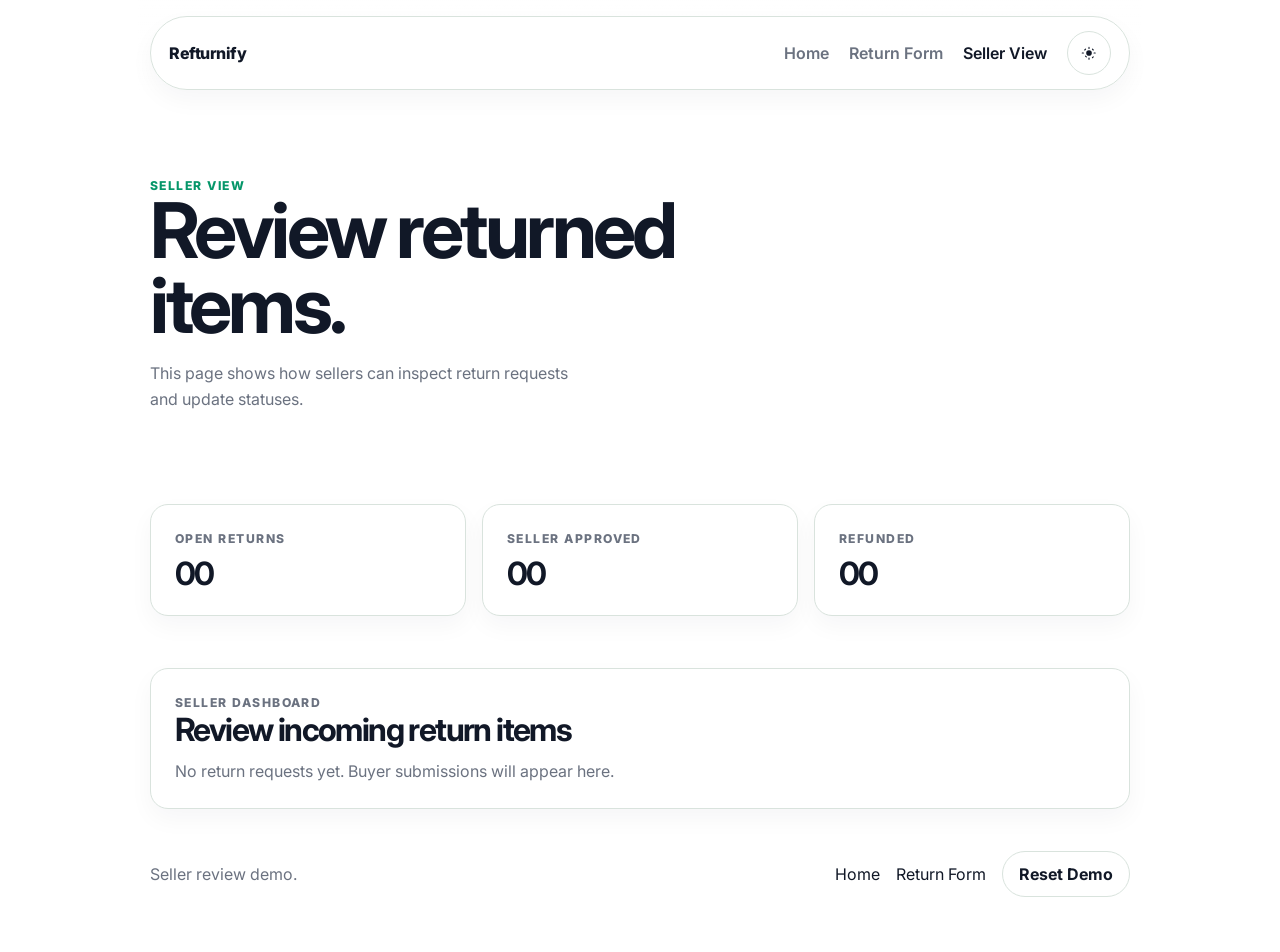
<file: account.html>
<!DOCTYPE html>
<html lang="en">
  <head>
    <meta charset="UTF-8" />
    <meta name="viewport" content="width=device-width, initial-scale=1.0" />
    <title>Seller View | Refturnify</title>
    <meta
      name="description"
      content="Minimal seller return review dashboard demo."
    />
    <link rel="preconnect" href="https://fonts.googleapis.com" />
    <link rel="preconnect" href="https://fonts.gstatic.com" crossorigin />
    <link
      href="https://fonts.googleapis.com/css2?family=Inter:wght@400;500;600;700;800&display=swap"
      rel="stylesheet"
    />
    <script>
      (() => {
        const storedTheme = localStorage.getItem("refturnify-theme");
        const resolvedTheme =
          storedTheme === "light" || storedTheme === "dark"
            ? storedTheme
            : window.matchMedia("(prefers-color-scheme: dark)").matches
              ? "dark"
              : "light";
        document.documentElement.setAttribute("data-theme", resolvedTheme);
      })();
    </script>
    <link rel="stylesheet" href="styles.css" />
  </head>
  <body data-page="account">
    <header class="site-shell site-header">
      <nav class="topbar" aria-label="Primary navigation">
        <a class="brand" href="index.html">Refturnify</a>
        <button class="menu-toggle" type="button" aria-expanded="false" aria-controls="site-nav">
          Menu
        </button>
        <div class="nav-links" id="site-nav">
          <a href="index.html">Home</a>
          <a href="returns.html">Return Form</a>
          <a href="account.html">Seller View</a>
          <button
            class="theme-toggle"
            id="theme-toggle"
            type="button"
            aria-label="Switch to dark mode"
            aria-pressed="false"
            title="Toggle dark mode"
          >
            <span class="theme-toggle-icon theme-toggle-sun" aria-hidden="true">
              <svg viewBox="0 0 24 24" focusable="false">
                <path d="M12 3.75a.75.75 0 0 1 .75.75v1.5a.75.75 0 0 1-1.5 0V4.5a.75.75 0 0 1 .75-.75Zm0 14.25a.75.75 0 0 1 .75.75v1.5a.75.75 0 0 1-1.5 0v-1.5A.75.75 0 0 1 12 18Zm8.25-6.75a.75.75 0 0 1 0 1.5h-1.5a.75.75 0 0 1 0-1.5h1.5ZM5.25 12a.75.75 0 0 1-.75.75H3a.75.75 0 0 1 0-1.5h1.5a.75.75 0 0 1 .75.75Zm10.834-5.584a.75.75 0 0 1 1.06 0l1.061 1.061a.75.75 0 1 1-1.06 1.06l-1.061-1.06a.75.75 0 0 1 0-1.061ZM6.856 15.644a.75.75 0 0 1 1.06 0l1.061 1.061a.75.75 0 0 1-1.06 1.06l-1.061-1.06a.75.75 0 0 1 0-1.061Zm11.349 1.06a.75.75 0 0 1 0 1.061l-1.06 1.06a.75.75 0 1 1-1.061-1.06l1.06-1.06a.75.75 0 0 1 1.061 0ZM7.917 6.416a.75.75 0 0 1 0 1.06L6.856 8.538a.75.75 0 1 1-1.06-1.06l1.06-1.062a.75.75 0 0 1 1.061 0ZM12 8.25A3.75 3.75 0 1 1 8.25 12 3.75 3.75 0 0 1 12 8.25Z" />
              </svg>
            </span>
            <span class="theme-toggle-icon theme-toggle-moon" aria-hidden="true">
              <svg viewBox="0 0 24 24" focusable="false">
                <path d="M21.752 15.002A9.718 9.718 0 0 1 18 15.75C12.615 15.75 8.25 11.385 8.25 6c0-1.312.259-2.563.728-3.706a.75.75 0 0 0-.966-.98A10.5 10.5 0 1 0 22.686 15.97a.75.75 0 0 0-.934-.968Z" />
              </svg>
            </span>
          </button>
        </div>
      </nav>
    </header>

    <main class="site-shell">
      <section class="inner-hero simple-hero">
        <div>
          <p class="eyebrow">Seller view</p>
          <h1>Review returned items.</h1>
          <p class="hero-text narrow">
            This page shows how sellers can inspect return requests and update statuses.
          </p>
        </div>
      </section>

      <section class="section-spacing">
        <div class="dashboard-grid seller-grid">
          <article class="simple-card stat-card">
            <p class="eyebrow">Open returns</p>
            <h2 id="open-returns-count">00</h2>
          </article>
          <article class="simple-card stat-card">
            <p class="eyebrow">Seller approved</p>
            <h2 id="approved-count">00</h2>
          </article>
          <article class="simple-card stat-card">
            <p class="eyebrow">Refunded</p>
            <h2 id="refunded-count">00</h2>
          </article>
        </div>
      </section>

      <section class="section-spacing">
        <article class="simple-card seller-table-card">
          <div class="panel-heading">
            <div>
              <p class="eyebrow">Seller dashboard</p>
              <h2>Review incoming return items</h2>
            </div>
          </div>
          <div class="request-stack" id="seller-requests"></div>
        </article>
      </section>
    </main>

    <footer class="site-shell footer">
      <p>Seller review demo.</p>
      <div class="footer-actions">
        <div class="footer-links">
          <a href="index.html">Home</a>
          <a href="returns.html">Return Form</a>
        </div>
        <button class="button button-secondary button-quiet" id="reset-demo" type="button">
          Reset Demo
        </button>
      </div>
    </footer>

    <script src="script.js"></script>
  </body>
</html>
</file>
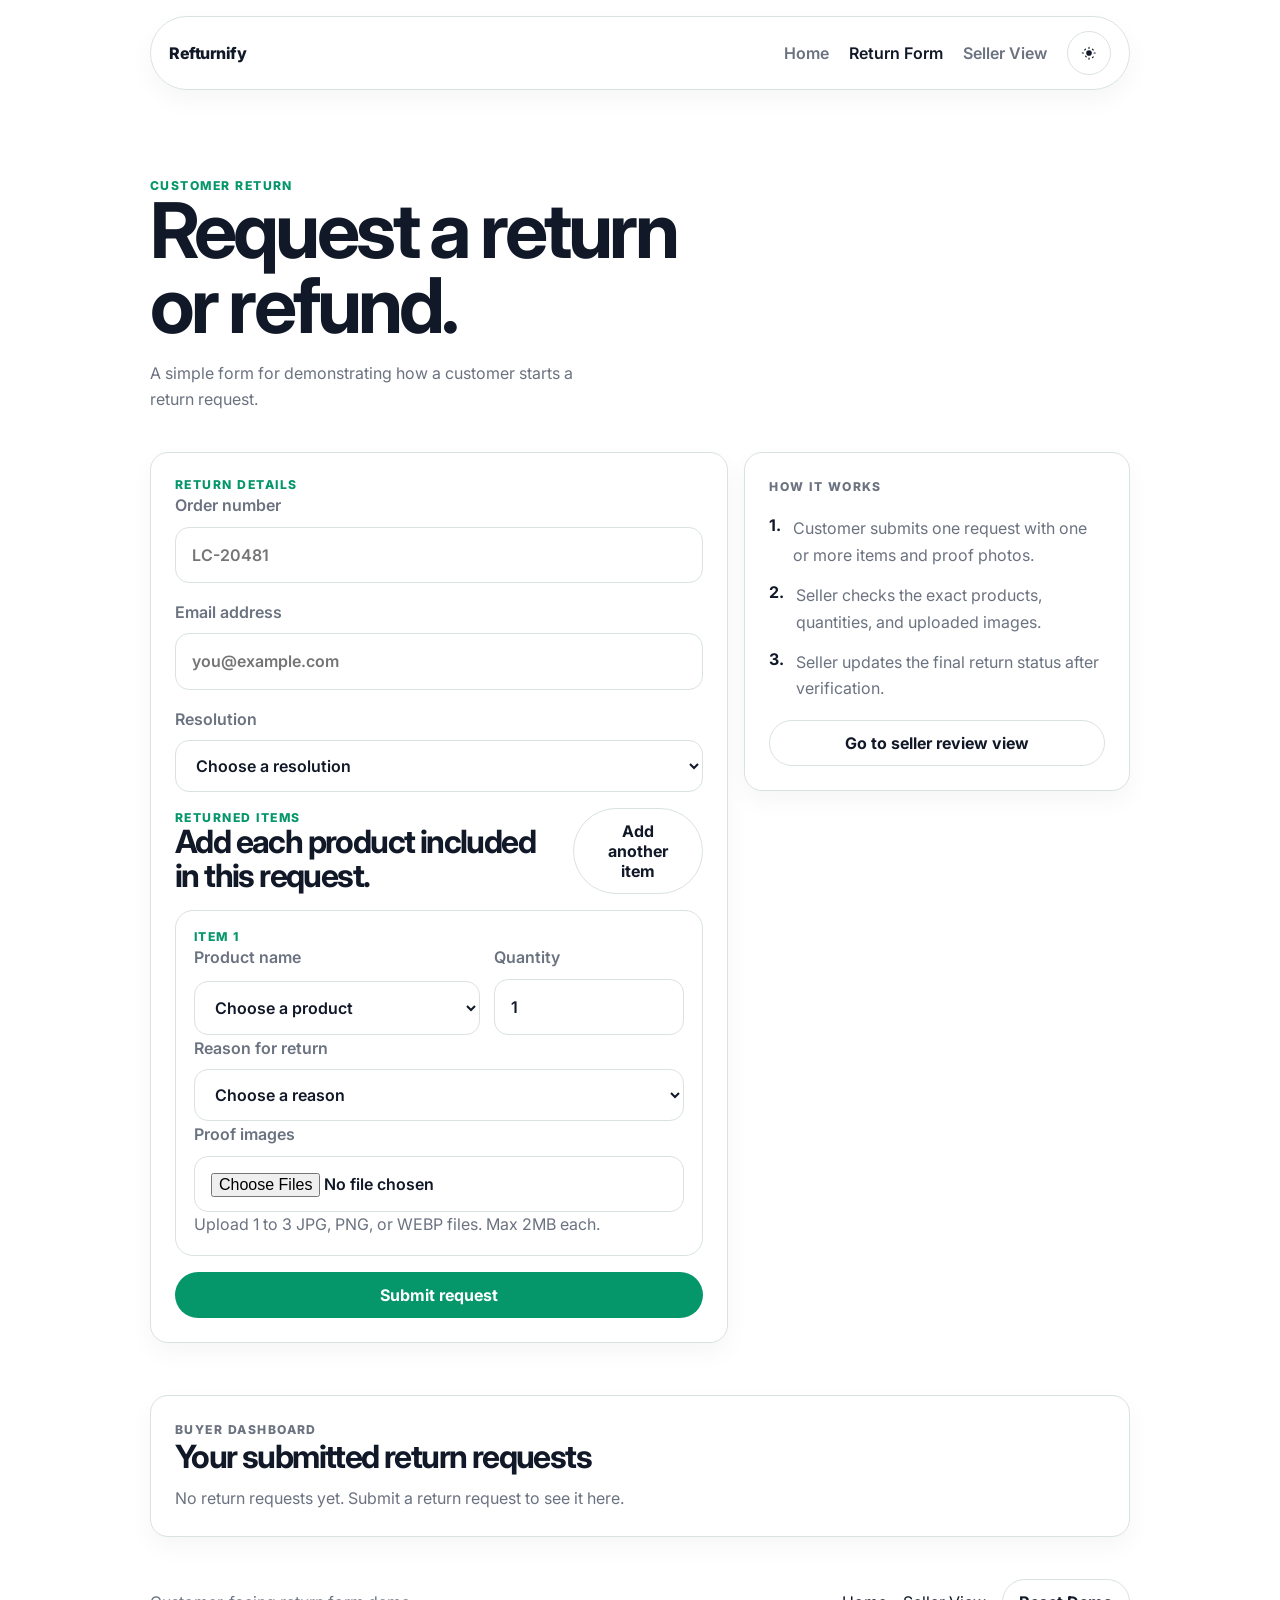
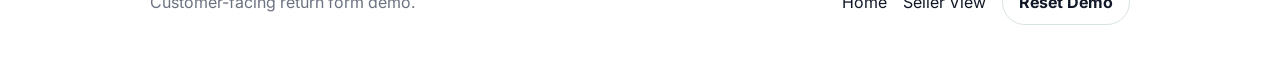
<file: returns.html>
<!DOCTYPE html>
<html lang="en">
  <head>
    <meta charset="UTF-8" />
    <meta name="viewport" content="width=device-width, initial-scale=1.0" />
    <title>Return Form | Refturnify</title>
    <meta
      name="description"
      content="Minimal customer-facing return and refund form demo."
    />
    <link rel="preconnect" href="https://fonts.googleapis.com" />
    <link rel="preconnect" href="https://fonts.gstatic.com" crossorigin />
    <link
      href="https://fonts.googleapis.com/css2?family=Inter:wght@400;500;600;700;800&display=swap"
      rel="stylesheet"
    />
    <script>
      (() => {
        const storedTheme = localStorage.getItem("refturnify-theme");
        const resolvedTheme =
          storedTheme === "light" || storedTheme === "dark"
            ? storedTheme
            : window.matchMedia("(prefers-color-scheme: dark)").matches
              ? "dark"
              : "light";
        document.documentElement.setAttribute("data-theme", resolvedTheme);
      })();
    </script>
    <link rel="stylesheet" href="styles.css" />
  </head>
  <body data-page="returns">
    <header class="site-shell site-header">
      <nav class="topbar" aria-label="Primary navigation">
        <a class="brand" href="index.html">Refturnify</a>
        <button class="menu-toggle" type="button" aria-expanded="false" aria-controls="site-nav">
          Menu
        </button>
        <div class="nav-links" id="site-nav">
          <a href="index.html">Home</a>
          <a href="returns.html">Return Form</a>
          <a href="account.html">Seller View</a>
          <button
            class="theme-toggle"
            id="theme-toggle"
            type="button"
            aria-label="Switch to dark mode"
            aria-pressed="false"
            title="Toggle dark mode"
          >
            <span class="theme-toggle-icon theme-toggle-sun" aria-hidden="true">
              <svg viewBox="0 0 24 24" focusable="false">
                <path d="M12 3.75a.75.75 0 0 1 .75.75v1.5a.75.75 0 0 1-1.5 0V4.5a.75.75 0 0 1 .75-.75Zm0 14.25a.75.75 0 0 1 .75.75v1.5a.75.75 0 0 1-1.5 0v-1.5A.75.75 0 0 1 12 18Zm8.25-6.75a.75.75 0 0 1 0 1.5h-1.5a.75.75 0 0 1 0-1.5h1.5ZM5.25 12a.75.75 0 0 1-.75.75H3a.75.75 0 0 1 0-1.5h1.5a.75.75 0 0 1 .75.75Zm10.834-5.584a.75.75 0 0 1 1.06 0l1.061 1.061a.75.75 0 1 1-1.06 1.06l-1.061-1.06a.75.75 0 0 1 0-1.061ZM6.856 15.644a.75.75 0 0 1 1.06 0l1.061 1.061a.75.75 0 0 1-1.06 1.06l-1.061-1.06a.75.75 0 0 1 0-1.061Zm11.349 1.06a.75.75 0 0 1 0 1.061l-1.06 1.06a.75.75 0 1 1-1.061-1.06l1.06-1.06a.75.75 0 0 1 1.061 0ZM7.917 6.416a.75.75 0 0 1 0 1.06L6.856 8.538a.75.75 0 1 1-1.06-1.06l1.06-1.062a.75.75 0 0 1 1.061 0ZM12 8.25A3.75 3.75 0 1 1 8.25 12 3.75 3.75 0 0 1 12 8.25Z" />
              </svg>
            </span>
            <span class="theme-toggle-icon theme-toggle-moon" aria-hidden="true">
              <svg viewBox="0 0 24 24" focusable="false">
                <path d="M21.752 15.002A9.718 9.718 0 0 1 18 15.75C12.615 15.75 8.25 11.385 8.25 6c0-1.312.259-2.563.728-3.706a.75.75 0 0 0-.966-.98A10.5 10.5 0 1 0 22.686 15.97a.75.75 0 0 0-.934-.968Z" />
              </svg>
            </span>
          </button>
        </div>
      </nav>
    </header>

    <main class="site-shell">
      <section class="inner-hero simple-hero">
        <div>
          <p class="eyebrow">Customer return</p>
          <h1>Request a return or refund.</h1>
          <p class="hero-text narrow">
            A simple form for demonstrating how a customer starts a return request.
          </p>
        </div>
      </section>

      <section class="return-layout simple-layout">
        <article class="form-card" id="return-form">
          <p class="eyebrow">Return details</p>
          <div class="notice-banner" id="form-message" hidden>
            Return request submitted. The selected items and proof images are now visible in the seller dashboard.
          </div>
          <form class="return-form" id="return-request-form" novalidate>
            <label>
              Order number
              <input id="order-number" name="orderNumber" type="text" placeholder="LC-20481" required />
            </label>
            <label>
              Email address
              <input id="email-address" name="email" type="email" placeholder="you@example.com" required />
            </label>
            <label>
              Resolution
              <select id="resolution-type" name="resolution" required>
                <option value="">Choose a resolution</option>
                <option>Refund</option>
                <option>Exchange</option>
                <option>Store credit</option>
              </select>
            </label>
            <div class="line-items-block">
              <div class="line-items-heading">
                <div>
                  <p class="eyebrow">Returned items</p>
                  <h2>Add each product included in this request.</h2>
                </div>
                <button class="button button-secondary" id="add-return-item" type="button">
                  Add another item
                </button>
              </div>
              <div class="line-items-list" id="return-items"></div>
            </div>
            <button class="button button-primary" type="submit">Submit request</button>
          </form>
        </article>

        <article class="simple-card guide-card">
          <p class="eyebrow">How it works</p>
          <ol class="timeline simple-timeline">
            <li><strong>1.</strong><span>Customer submits one request with one or more items and proof photos.</span></li>
            <li><strong>2.</strong><span>Seller checks the exact products, quantities, and uploaded images.</span></li>
            <li><strong>3.</strong><span>Seller updates the final return status after verification.</span></li>
          </ol>
          <a class="button button-secondary full-width" href="account.html">Go to seller review view</a>
        </article>
      </section>

      <section class="section-spacing">
        <article class="simple-card request-history-card">
          <div class="panel-heading">
            <div>
              <p class="eyebrow">Buyer dashboard</p>
              <h2>Your submitted return requests</h2>
            </div>
          </div>
          <div class="request-stack" id="buyer-requests"></div>
        </article>
      </section>
    </main>

    <footer class="site-shell footer">
      <p>Customer-facing return form demo.</p>
      <div class="footer-actions">
        <div class="footer-links">
          <a href="index.html">Home</a>
          <a href="account.html">Seller View</a>
        </div>
        <button class="button button-secondary button-quiet" id="reset-demo" type="button">
          Reset Demo
        </button>
      </div>
    </footer>

    <script src="script.js"></script>
  </body>
</html>
</file>
<file: styles.css>
:root {
  color-scheme: light;
  --bg: #ffffff;
  --surface: #ffffff;
  --surface-soft: #f7faf8;
  --ink: #111827;
  --muted: #6b7280;
  --line: #d9e3dd;
  --primary: #059669;
  --primary-soft: #ecfdf5;
  --accent: #f97316;
  --shadow: 0 10px 24px rgba(17, 24, 39, 0.04);
  --header-shadow: 0 18px 40px rgba(17, 24, 39, 0.08);
  --radius: 18px;
  --site-width: min(980px, calc(100vw - 32px));
}

:root[data-theme="dark"] {
  color-scheme: dark;
  --bg: #0f172a;
  --surface: #111c31;
  --surface-soft: #16243d;
  --ink: #e5eefb;
  --muted: #94a3b8;
  --line: #25324c;
  --primary: #34d399;
  --primary-soft: rgba(52, 211, 153, 0.14);
  --accent: #fb923c;
  --shadow: 0 18px 40px rgba(2, 6, 23, 0.28);
  --header-shadow: 0 22px 52px rgba(2, 6, 23, 0.34);
}

* {
  box-sizing: border-box;
}

html {
  scroll-behavior: smooth;
}

body {
  margin: 0;
  font-family: "Inter", "Segoe UI", sans-serif;
  color: var(--ink);
  background: var(--bg);
  transition:
    background-color 0.2s ease,
    color 0.2s ease;
}

a {
  color: inherit;
  text-decoration: none;
}

button,
input,
select,
textarea {
  font: inherit;
}

.site-shell {
  width: var(--site-width);
  margin: 0 auto;
}

.site-header {
  position: sticky;
  top: 0;
  z-index: 40;
  padding-top: 16px;
}

.topbar {
  z-index: 20;
  padding: 14px 18px;
  display: flex;
  align-items: center;
  justify-content: space-between;
  gap: 16px;
  border: 1px solid var(--line);
  border-radius: 999px;
  background: rgba(255, 255, 255, 0.95);
  box-shadow: var(--shadow);
  backdrop-filter: blur(18px);
}

:root[data-theme="dark"] .topbar {
  background: rgba(17, 28, 49, 0.92);
}

.site-header::before {
  content: "";
  position: absolute;
  inset: 0 -12px auto;
  height: 92px;
  background: linear-gradient(to bottom, rgba(255, 255, 255, 0.95), rgba(255, 255, 255, 0));
  pointer-events: none;
}

:root[data-theme="dark"] .site-header::before {
  background: linear-gradient(to bottom, rgba(15, 23, 42, 0.96), rgba(15, 23, 42, 0));
}

.site-header .topbar {
  position: relative;
}

.site-header.is-stuck .topbar {
  box-shadow: var(--header-shadow);
}

.brand {
  font-size: 1rem;
  font-weight: 800;
  letter-spacing: -0.03em;
}

.nav-links {
  display: flex;
  align-items: center;
  gap: 20px;
}

.nav-links a {
  color: var(--muted);
  font-weight: 600;
}

.nav-links a[aria-current="page"],
.nav-links a:hover {
  color: var(--ink);
}

.menu-toggle {
  display: none;
  padding: 10px 14px;
  border: 1px solid var(--line);
  border-radius: 999px;
  background: var(--surface);
}

.theme-toggle {
  width: 44px;
  height: 44px;
  padding: 0;
  display: inline-grid;
  place-items: center;
  border: 1px solid var(--line);
  border-radius: 999px;
  background: var(--surface);
  color: var(--ink);
  cursor: pointer;
  transition:
    transform 0.2s ease,
    border-color 0.2s ease,
    background-color 0.2s ease,
    color 0.2s ease;
}

.theme-toggle:hover {
  transform: translateY(-1px);
}

.theme-toggle-icon {
  grid-area: 1 / 1;
  width: 18px;
  height: 18px;
  transition:
    opacity 0.2s ease,
    transform 0.2s ease;
}

.theme-toggle-icon svg {
  width: 100%;
  height: 100%;
  fill: currentColor;
}

.theme-toggle-moon {
  opacity: 0;
  transform: scale(0.7) rotate(-18deg);
}

:root[data-theme="dark"] .theme-toggle-sun {
  opacity: 0;
  transform: scale(0.7) rotate(18deg);
}

:root[data-theme="dark"] .theme-toggle-moon {
  opacity: 1;
  transform: scale(1) rotate(0deg);
}

.hero,
.inner-hero {
  padding: 88px 0 24px;
}

.minimal-hero,
.simple-hero {
  display: grid;
  gap: 18px;
}

.eyebrow {
  margin: 0;
  color: var(--primary);
  text-transform: uppercase;
  letter-spacing: 0.12em;
  font-size: 0.76rem;
  font-weight: 800;
}

h1,
h2 {
  margin: 0;
  letter-spacing: -0.05em;
}

h1 {
  max-width: 11ch;
  font-size: clamp(2.7rem, 7vw, 4.8rem);
  line-height: 0.98;
}

h2 {
  font-size: clamp(1.4rem, 4vw, 2rem);
  line-height: 1.04;
}

.hero-text,
.simple-card p,
.footer p,
.results-count,
.timeline span,
.table-row,
label {
  color: var(--muted);
  line-height: 1.65;
}

.narrow {
  max-width: 44ch;
}

.hero-actions {
  display: flex;
  gap: 12px;
  flex-wrap: wrap;
}

.button,
.chip {
  cursor: pointer;
}

.button {
  display: inline-flex;
  align-items: center;
  justify-content: center;
  padding: 12px 18px;
  border-radius: 999px;
  border: 1px solid transparent;
  font-weight: 700;
  transition:
    background-color 0.2s ease,
    border-color 0.2s ease,
    color 0.2s ease,
    transform 0.2s ease;
}

.button:disabled,
.line-item-remove:disabled,
.status-select:disabled {
  cursor: wait;
  opacity: 0.72;
}

.button:hover,
.chip:hover,
.simple-card:hover,
.product-card:hover {
  transform: translateY(-1px);
}

.button-primary {
  color: white;
  background: var(--primary);
}

.button-secondary {
  color: var(--ink);
  background: var(--surface);
  border-color: var(--line);
}

.button-quiet {
  padding-inline: 16px;
}

.button-disabled {
  color: #94a3b8;
  background: #f8fafc;
  border-color: #dbe4ea;
  cursor: not-allowed;
  pointer-events: none;
}

:root[data-theme="dark"] .button-disabled {
  color: #64748b;
  background: #162033;
  border-color: #2b3a56;
}

.full-width {
  width: 100%;
}

.section-spacing {
  padding-top: 52px;
}

.simple-grid,
.product-grid,
.dashboard-grid,
.return-layout {
  display: grid;
  gap: 16px;
}

.simple-grid {
  grid-template-columns: repeat(3, minmax(0, 1fr));
}

.simple-card,
.product-card,
.form-card {
  border: 1px solid var(--line);
  border-radius: var(--radius);
  background: var(--surface);
  box-shadow: var(--shadow);
}

.simple-card,
.form-card,
.seller-table-card {
  padding: 24px;
}

.section-heading {
  margin-bottom: 20px;
}

.single-column {
  display: block;
}

.catalog-filters {
  display: flex;
  gap: 10px;
  flex-wrap: wrap;
  margin-bottom: 16px;
}

.chip {
  padding: 10px 14px;
  border: 1px solid var(--line);
  border-radius: 999px;
  background: var(--surface);
  color: var(--muted);
  font-weight: 700;
}

.chip.is-active {
  color: white;
  background: var(--ink);
  border-color: var(--ink);
}

.results-count {
  margin: 0 0 16px;
}

.product-grid {
  grid-template-columns: repeat(3, minmax(0, 1fr));
}

.product-card {
  overflow: hidden;
}

.product-visual {
  min-height: 220px;
  padding: 16px;
  display: flex;
  align-items: stretch;
  justify-content: space-between;
  background: var(--card-bg, #f3f4f6);
  gap: 12px;
}

.product-pill,
.status-pill {
  display: inline-flex;
  align-items: center;
  padding: 8px 12px;
  border-radius: 999px;
  border: 1px solid rgba(17, 24, 39, 0.08);
  background: rgba(255, 255, 255, 0.9);
  color: var(--ink);
  font-size: 0.8rem;
  font-weight: 700;
}

:root[data-theme="dark"] .product-pill,
:root[data-theme="dark"] .status-pill {
  border-color: rgba(148, 163, 184, 0.16);
  background: rgba(17, 28, 49, 0.88);
}

.product-shape {
  width: 72px;
  height: 96px;
  border-radius: 20px;
  background: rgba(255, 255, 255, 0.78);
  border: 1px solid rgba(255, 255, 255, 0.6);
}

.product-image {
  width: 100%;
  min-width: 0;
  height: 188px;
  object-fit: cover;
  border-radius: 14px;
  border: 1px solid rgba(255, 255, 255, 0.65);
}

.product-body {
  padding: 18px;
}

.product-body h3 {
  margin: 0 0 8px;
  font-size: 1.06rem;
  letter-spacing: -0.03em;
}

.product-return-note {
  margin: 0 0 12px;
  color: var(--primary);
  font-size: 0.92rem;
  line-height: 1.5;
}

.product-meta,
.policy-label,
.product-footer {
  display: flex;
  align-items: center;
  justify-content: space-between;
  gap: 12px;
}

.product-meta,
.policy-label {
  margin-bottom: 10px;
  font-size: 0.84rem;
  font-weight: 700;
  color: var(--primary);
}

.price {
  font-size: 1.12rem;
  font-weight: 800;
  color: var(--ink);
}

.return-layout {
  grid-template-columns: 1.2fr 0.8fr;
  align-items: start;
}

.return-form {
  display: grid;
  gap: 16px;
}

.line-items-block {
  display: grid;
  gap: 16px;
}

.line-items-heading,
.return-item-top,
.request-card-header,
.request-item-main,
.request-card-meta,
.status-control,
.proof-gallery,
.upload-preview {
  display: flex;
  gap: 12px;
}

.line-items-heading,
.return-item-top,
.request-card-header {
  align-items: center;
  justify-content: space-between;
}

.line-items-list,
.request-stack {
  display: grid;
  gap: 16px;
}

.request-item-list {
  display: grid;
  gap: 0;
}

.return-item-block,
.request-card {
  border: 1px solid var(--line);
  border-radius: 18px;
  background: var(--surface);
}

.return-item-block {
  padding: 18px;
}

.line-item-grid {
  display: grid;
  grid-template-columns: 1.2fr 0.8fr;
  gap: 14px;
}

.line-item-remove {
  padding: 8px 12px;
  border: 1px solid var(--line);
  border-radius: 999px;
  background: var(--surface);
  color: var(--muted);
}

.helper-text,
.preview-card figcaption,
.proof-card figcaption,
.empty-state {
  margin: 0;
  color: var(--muted);
  line-height: 1.55;
}

.upload-preview,
.proof-gallery {
  flex-wrap: wrap;
}

.preview-card,
.proof-card {
  margin: 0;
  width: min(132px, 100%);
}

.preview-card img,
.proof-card img {
  width: 100%;
  height: 96px;
  object-fit: cover;
  border-radius: 12px;
  border: 1px solid var(--line);
  background: var(--surface);
}

.return-form label {
  display: grid;
  gap: 8px;
  font-weight: 600;
}

input,
select,
textarea {
  width: 100%;
  padding: 14px 16px;
  border: 1px solid var(--line);
  border-radius: 14px;
  background: var(--surface);
  color: var(--ink);
}

input:focus,
select:focus,
textarea:focus,
.button:focus,
.chip:focus,
.menu-toggle:focus,
.theme-toggle:focus {
  outline: 3px solid rgba(5, 150, 105, 0.16);
  outline-offset: 2px;
}

.notice-banner {
  margin-bottom: 16px;
  padding: 14px 16px;
  border: 1px solid #b7e4cf;
  border-radius: 14px;
  background: var(--primary-soft);
  color: #065f46;
}

.notice-banner.is-error {
  border-color: #fdc9bd;
  background: #fff1ed;
  color: #c2410c;
}

:root[data-theme="dark"] .notice-banner {
  border-color: #1d5f4c;
  background: rgba(16, 185, 129, 0.14);
  color: #9ef3cf;
}

:root[data-theme="dark"] .notice-banner.is-error {
  border-color: #7c2d12;
  background: rgba(249, 115, 22, 0.12);
  color: #fdba74;
}

.button.is-loading::before,
.status-select.is-loading {
  position: relative;
}

.button.is-loading::before {
  content: "";
  width: 14px;
  height: 14px;
  margin-right: 8px;
  border-radius: 999px;
  border: 2px solid rgba(255, 255, 255, 0.45);
  border-top-color: white;
  animation: spin 0.8s linear infinite;
}

.guide-card {
  display: grid;
  gap: 18px;
}

.timeline {
  margin: 0;
  padding: 0;
  list-style: none;
}

.simple-timeline {
  display: grid;
  gap: 14px;
}

.simple-timeline li {
  display: grid;
  grid-template-columns: auto 1fr;
  gap: 12px;
  align-items: start;
}

.seller-grid {
  grid-template-columns: repeat(3, minmax(0, 1fr));
}

.stat-card h2 {
  margin-top: 8px;
}

.seller-table-card {
  border: 1px solid var(--line);
  border-radius: var(--radius);
  background: var(--surface);
  box-shadow: var(--shadow);
}

.panel-heading {
  margin-bottom: 12px;
}

.status-pill {
  width: fit-content;
}

.status-pending {
  background: #fff7ed;
  color: #c2410c;
}

.status-approved {
  background: #ecfdf5;
  color: #047857;
}

.status-review {
  background: #eff6ff;
  color: #1d4ed8;
}

.status-refunded {
  background: #eef2ff;
  color: #4338ca;
}

.status-rejected {
  background: #fff1f2;
  color: #be123c;
}

.status-mixed {
  background: #eff6ff;
  color: #1d4ed8;
}

.request-card {
  padding: 20px;
  transition:
    transform 0.2s ease,
    box-shadow 0.2s ease,
    opacity 0.2s ease;
}

.request-card.is-processing {
  opacity: 0.68;
  transform: scale(0.995);
}

.request-card-header {
  margin-bottom: 12px;
}

.request-card h3,
.request-item-copy h4 {
  margin: 0;
  letter-spacing: -0.03em;
}

.request-card-meta {
  flex-wrap: wrap;
  margin-bottom: 12px;
  color: var(--muted);
  font-size: 0.94rem;
}

.request-item-card {
  padding: 16px 0;
  border-top: 1px solid var(--line);
}

.request-item-main {
  align-items: center;
  margin-bottom: 14px;
}

.request-item-image {
  width: 80px;
  height: 80px;
  object-fit: cover;
  border-radius: 14px;
  border: 1px solid var(--line);
  background: var(--surface);
}

.request-item-copy {
  display: grid;
  gap: 6px;
}

.request-item-copy p {
  margin: 0;
  color: var(--muted);
}

.status-control {
  margin-top: 16px;
  flex-direction: column;
  align-items: flex-start;
  color: var(--ink);
  font-weight: 700;
}

.status-control select {
  max-width: 260px;
}

.request-history-card {
  padding: 24px;
}

.dialog-backdrop {
  position: fixed;
  inset: 0;
  z-index: 80;
  display: grid;
  place-items: center;
  padding: 20px;
  background: rgba(17, 24, 39, 0.42);
  opacity: 0;
  pointer-events: none;
  transition: opacity 0.18s ease;
}

.dialog-backdrop[hidden] {
  display: none !important;
}

.dialog-backdrop.is-visible {
  opacity: 1;
  pointer-events: auto;
}

.dialog-card {
  width: min(460px, calc(100vw - 32px));
  padding: 24px;
  border: 1px solid var(--line);
  border-radius: 24px;
  background: var(--surface);
  box-shadow: 0 24px 64px rgba(17, 24, 39, 0.16);
}

.dialog-text {
  margin: 12px 0 0;
  color: var(--muted);
  line-height: 1.65;
}

.dialog-actions {
  display: flex;
  justify-content: flex-end;
  gap: 12px;
  margin-top: 20px;
}

.toast-stack {
  position: fixed;
  right: 20px;
  bottom: 20px;
  z-index: 90;
  display: grid;
  gap: 10px;
}

.toast-message {
  min-width: 260px;
  max-width: min(360px, calc(100vw - 32px));
  padding: 14px 16px;
  border: 1px solid var(--line);
  border-radius: 16px;
  background: var(--surface);
  box-shadow: var(--shadow);
  color: var(--ink);
  opacity: 0;
  transform: translateY(12px);
  transition:
    opacity 0.2s ease,
    transform 0.2s ease;
}

.toast-message.is-visible {
  opacity: 1;
  transform: translateY(0);
}

.toast-success {
  border-color: #b7e4cf;
  background: #f0fdf4;
  color: #166534;
}

.toast-error {
  border-color: #fdc9bd;
  background: #fff1ed;
  color: #c2410c;
}

.toast-info {
  border-color: #bfdbfe;
  background: #eff6ff;
  color: #1d4ed8;
}

:root[data-theme="dark"] .status-pending {
  background: rgba(249, 115, 22, 0.12);
  color: #fdba74;
}

:root[data-theme="dark"] .status-approved {
  background: rgba(52, 211, 153, 0.14);
  color: #86efac;
}

:root[data-theme="dark"] .status-review,
:root[data-theme="dark"] .status-mixed,
:root[data-theme="dark"] .toast-info {
  background: rgba(59, 130, 246, 0.14);
  color: #93c5fd;
  border-color: #1e3a8a;
}

:root[data-theme="dark"] .status-refunded {
  background: rgba(129, 140, 248, 0.16);
  color: #c7d2fe;
}

:root[data-theme="dark"] .status-rejected,
:root[data-theme="dark"] .toast-error {
  background: rgba(244, 63, 94, 0.14);
  color: #fda4af;
  border-color: #881337;
}

:root[data-theme="dark"] .toast-success {
  border-color: #166534;
  background: rgba(34, 197, 94, 0.14);
  color: #86efac;
}

.footer {
  display: flex;
  align-items: center;
  justify-content: space-between;
  gap: 16px;
  padding: 36px 0 48px;
}

.footer-links {
  display: flex;
  gap: 16px;
  flex-wrap: wrap;
}

.footer-actions {
  display: flex;
  align-items: center;
  gap: 16px;
  flex-wrap: wrap;
}

@media (max-width: 900px) {
  .simple-grid,
  .product-grid,
  .seller-grid,
  .return-layout {
    grid-template-columns: 1fr;
  }

  .line-item-grid {
    grid-template-columns: 1fr;
  }
}

@media (max-width: 760px) {
  .menu-toggle {
    display: inline-flex;
  }

  .menu-toggle {
    order: 2;
  }

  .nav-links {
    width: 100%;
    order: 3;
    display: none;
    flex-direction: column;
    align-items: flex-start;
  }

  .topbar.is-open .nav-links {
    display: flex;
  }

  .topbar {
    border-radius: 24px;
    flex-wrap: wrap;
    align-items: flex-start;
  }

  h1 {
    max-width: none;
  }

  .footer {
    flex-direction: column;
    align-items: flex-start;
  }

  .footer-actions {
    flex-direction: column;
    align-items: flex-start;
  }

  .line-items-heading,
  .request-card-header,
  .request-item-main {
    flex-direction: column;
    align-items: flex-start;
  }

  .dialog-actions {
    flex-direction: column-reverse;
  }

  .toast-stack {
    right: 16px;
    left: 16px;
    bottom: 16px;
  }

  .toast-message {
    min-width: 0;
    max-width: none;
  }
}

@media (prefers-reduced-motion: reduce) {
  html {
    scroll-behavior: auto;
  }

  *,
  *::before,
  *::after {
    transition: none !important;
    animation: none !important;
  }
}

@keyframes spin {
  to {
    transform: rotate(360deg);
  }
}
</file>
